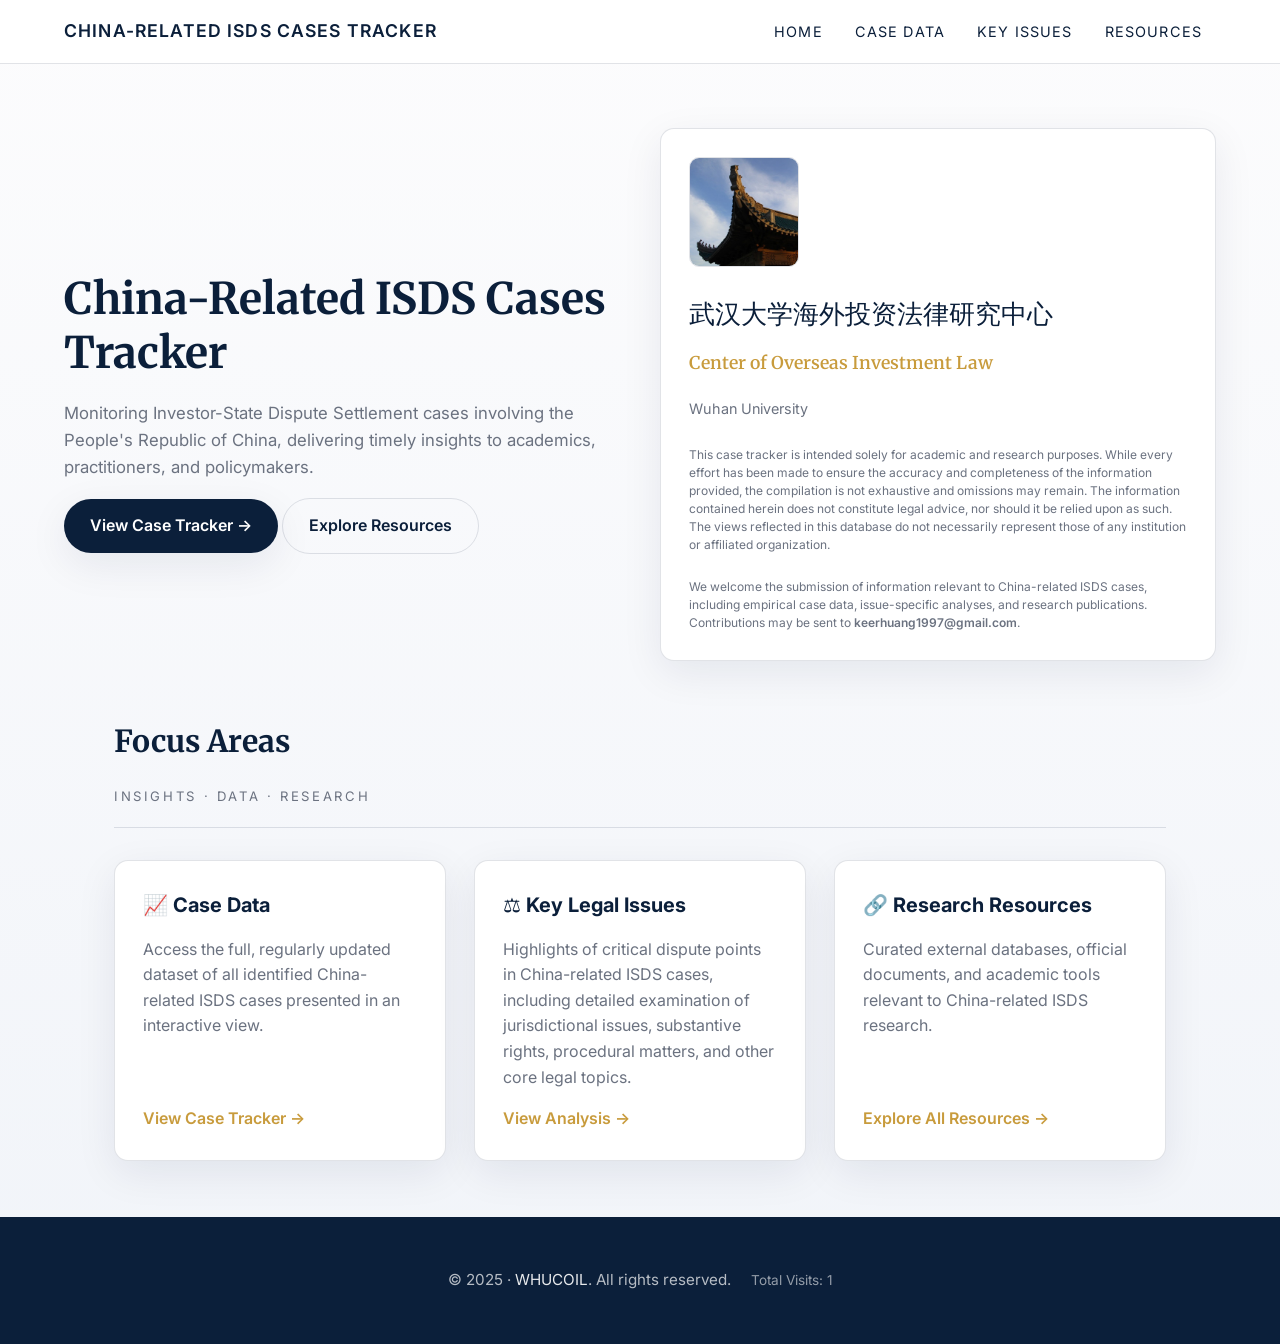
<file: index.html>
<!DOCTYPE html>
<html lang="en">
<head>
  <meta charset="UTF-8" />
  <meta name="viewport" content="width=device-width, initial-scale=1.0" />
  <title>China-Related ISDS Cases Tracker | HOME</title>
  <link rel="stylesheet" href="styles.css" />
</head>
<body>
  <header>
    <div class="nav">
      <h1>China-Related ISDS Cases Tracker</h1>
      <nav>
        <a href="#about">Home</a>
        <a href="case_data.html">Case Data</a>
        <a href="dispute_analysis.html">Key Issues</a>
        <a href="resources.html">Resources</a>
      </nav>
    </div>
  </header>

  <main>
    <section class="hero" id="about">
      <div>
        <h1>China-Related ISDS Cases Tracker</h1>
        <p>Monitoring Investor-State Dispute Settlement cases involving the People's Republic of China, delivering timely insights to academics, practitioners, and policymakers.</p>
        <div class="hero-cta">
          <a class="primary-btn" href="case_data.html">View Case Tracker →</a>
          <a class="secondary-btn" href="resources.html">Explore Resources</a>
        </div>
      </div>
      <aside class="card profile">
        <img src="images/avatar.jpg" alt="Profile Picture" class="profile-pic" />
        <p class="chinese-name"><a href="https://coil.whu.edu.cn/" target="_blank">武汉大学海外投资法律研究中心</a></p>
        <h2><a href="https://coil.whu.edu.cn/" target="_blank">Center of Overseas Investment Law</a></h2>
        <p class="affiliation">Wuhan University</p>
        <p class="disclaimer">This case tracker is intended solely for academic and research purposes. While every effort has been made to ensure the accuracy and completeness of the information provided, the compilation is not exhaustive and omissions may remain. The information contained herein does not constitute legal advice, nor should it be relied upon as such. The views reflected in this database do not necessarily represent those of any institution or affiliated organization.</p>
        <p class="info-sharing">We welcome the submission of information relevant to China-related ISDS cases, including empirical case data, issue-specific analyses, and research publications. Contributions may be sent to <a href="mailto:keerhuang1997@gmail.com">keerhuang1997@gmail.com</a>.</p>
      </aside>
    </section>

    <section class="section">
      <div class="section-heading">
        <h2>Focus Areas</h2>
        <span>INSIGHTS · DATA · RESEARCH</span>
      </div>
      <div class="card-grid">
        <article class="card">
          <h3>📈 Case Data</h3>
          <p>Access the full, regularly updated dataset of all identified China-related ISDS cases presented in an interactive view.</p>
          <a href="case_data.html">View Case Tracker →</a>
        </article>

        <article class="card">
          <h3>⚖️ Key Legal Issues</h3>
          <p>Highlights of critical dispute points in China-related ISDS cases, including detailed examination of jurisdictional issues, substantive rights, procedural matters, and other core legal topics.</p>
          <a href="dispute_analysis.html">View Analysis →</a>
        </article>

        <article class="card">
          <h3>🔗 Research Resources</h3>
          <p>Curated external databases, official documents, and academic tools relevant to China-related ISDS research.</p>
          <a href="resources.html">Explore All Resources →</a>
        </article>

      </div>
    </section>
  </main>

  <footer>
    <p>&copy; 2025 · <a href="https://coil.whu.edu.cn/" target="_blank">WHUCOIL</a>. All rights reserved. <span style="margin-left: 16px; font-size: 0.85rem; opacity: 0.8;">Total Visits: <span id="pageViews">0</span></span></p>
  </footer>
  <script>
    // Simple page view counter using localStorage
    (function() {
      const viewKey = 'site_page_views';
      const sessionKey = 'site_session_' + new Date().toDateString();
      
      // Check if this is a new session today
      const todaySession = sessionStorage.getItem(sessionKey);
      if (!todaySession) {
        // Increment page views
        let views = parseInt(localStorage.getItem(viewKey) || '0');
        views += 1;
        localStorage.setItem(viewKey, views.toString());
        sessionStorage.setItem(sessionKey, '1');
        
        // Update display
        const viewElement = document.getElementById('pageViews');
        if (viewElement) {
          viewElement.textContent = views.toLocaleString();
        }
      } else {
        // Just display current count
        const views = parseInt(localStorage.getItem(viewKey) || '0');
        const viewElement = document.getElementById('pageViews');
        if (viewElement) {
          viewElement.textContent = views.toLocaleString();
        }
      }
    })();
  </script>
</body>
</html>
</file>
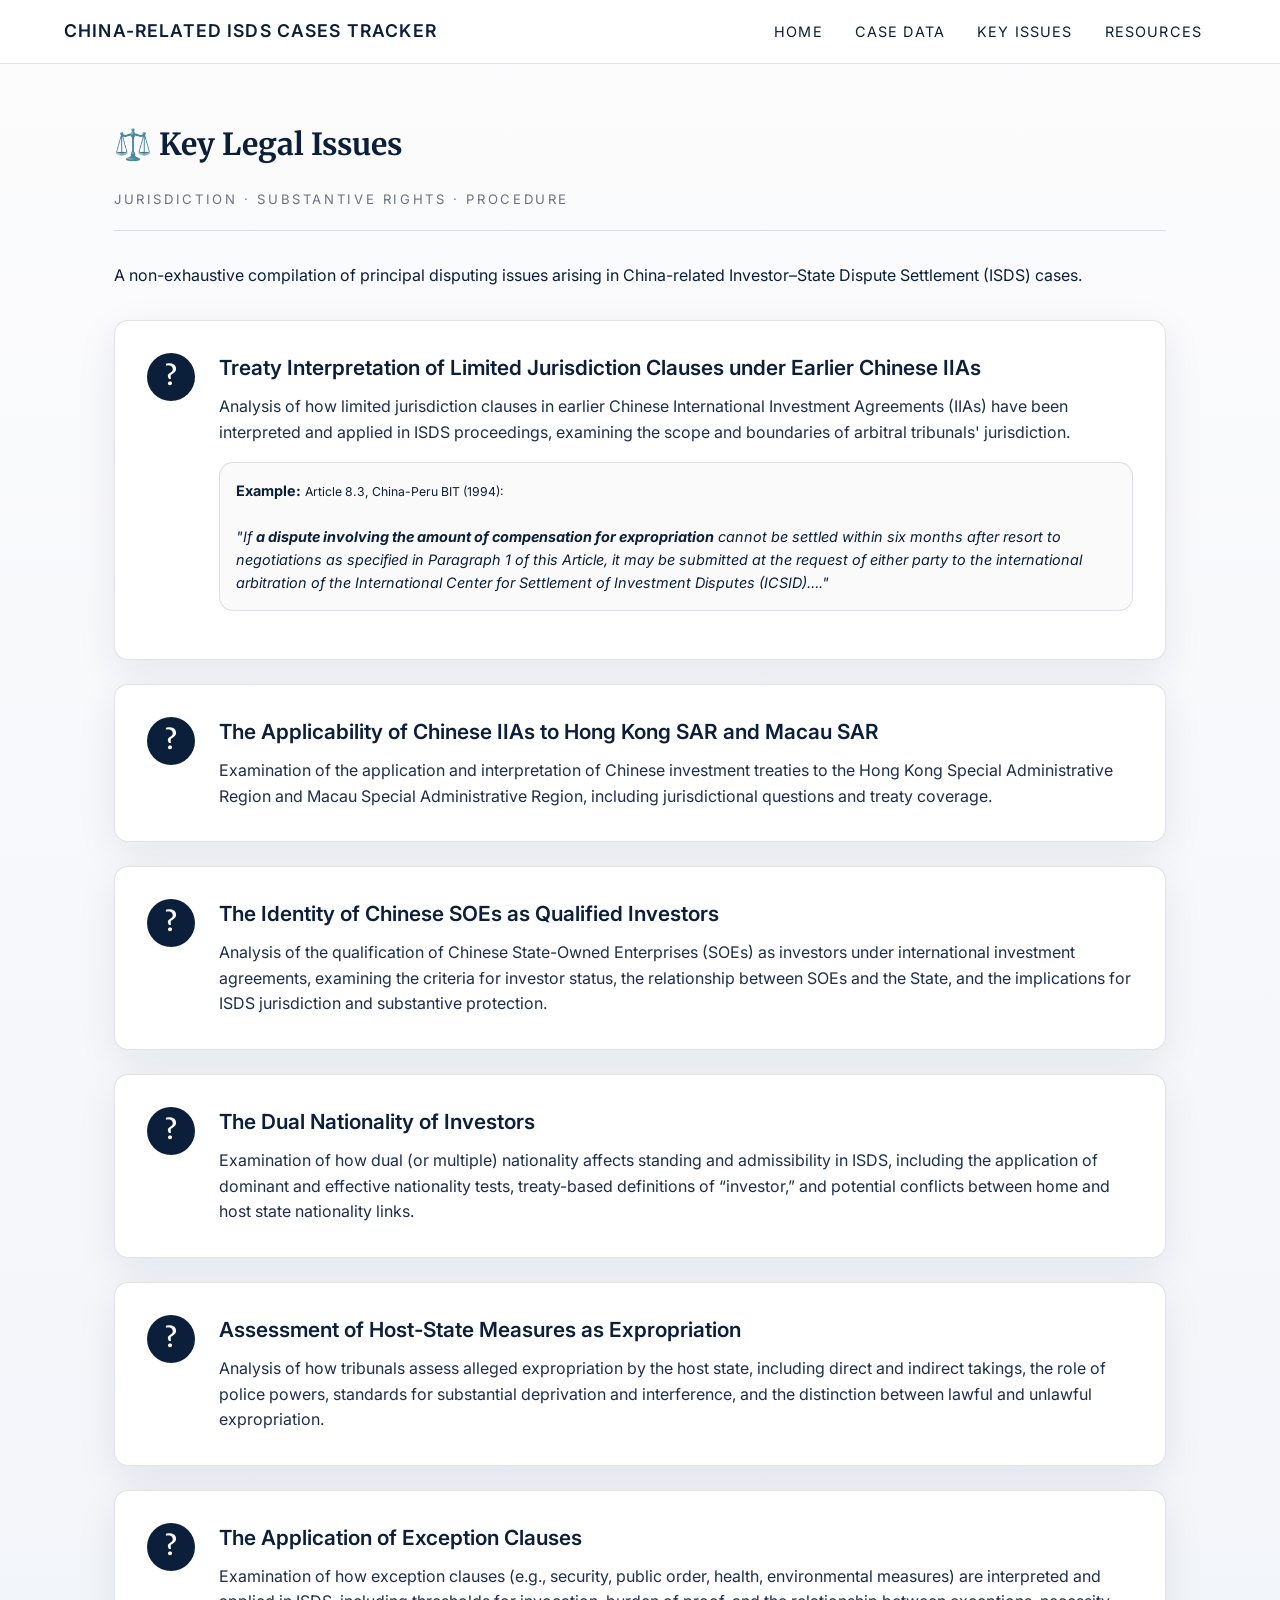
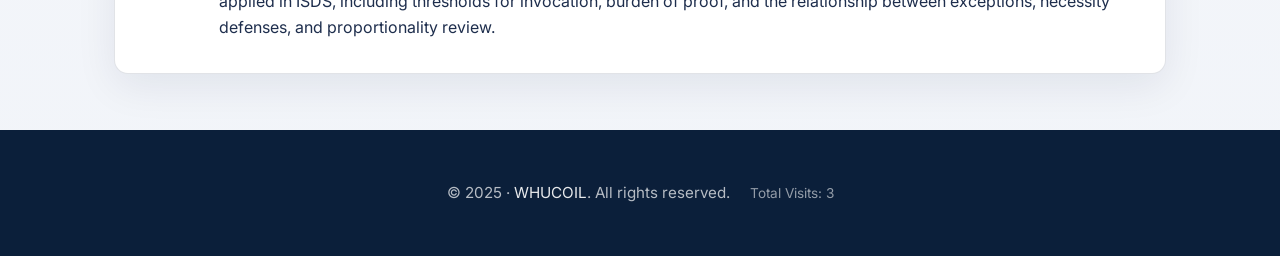
<file: dispute_analysis.html>
<!DOCTYPE html>
<html lang="en">
<head>
  <meta charset="UTF-8" />
  <meta name="viewport" content="width=device-width, initial-scale=1.0" />
  <title>China-Related ISDS Cases Tracker | Key Legal Issues</title>
  <link rel="stylesheet" href="styles.css" />
</head>
<body>
  <header>
    <div class="nav">
      <h1>China-Related ISDS Cases Tracker</h1>
      <nav>
        <a href="index.html">Home</a>
        <a href="case_data.html">Case Data</a>
        <a href="dispute_analysis.html" aria-current="page">Key Issues</a>
        <a href="resources.html">Resources</a>
      </nav>
    </div>
  </header>

  <main>
    <section class="section">
      <div class="section-heading">
        <h2>⚖️ Key Legal Issues</h2>
        <span>JURISDICTION · SUBSTANTIVE RIGHTS · PROCEDURE</span>
      </div>
      <p class="intro">
        A non-exhaustive compilation of principal disputing issues arising in China-related Investor–State Dispute Settlement (ISDS) cases.
      </p>

      <div class="issues-list">
        <article class="issue-item">
          <div class="issue-number">?</div>
          <div class="issue-content">
            <h3>Treaty Interpretation of Limited Jurisdiction Clauses under Earlier Chinese IIAs</h3>
            <p>Analysis of how limited jurisdiction clauses in earlier Chinese International Investment Agreements (IIAs) have been interpreted and applied in ISDS proceedings, examining the scope and boundaries of arbitral tribunals' jurisdiction.</p>
            <div style="margin: 16px 0; padding: 16px; border: 1px solid var(--line); border-radius: var(--radius); background: rgba(11, 31, 58, 0.02); font-size: 0.9em; line-height: 1.6;">
              <strong>Example:</strong> <span style="font-size: 0.85em;">Article 8.3, China-Peru BIT (1994):</span><br><br><em>"If <strong>a dispute involving the amount of compensation for expropriation</strong> cannot be settled within six months after resort to negotiations as specified in Paragraph 1 of this Article, it may be submitted at the request of either party to the international arbitration of the International Center for Settlement of Investment Disputes (ICSID)…."</em>
            </div>
          </div>
        </article>

        <article class="issue-item">
          <div class="issue-number">?</div>
          <div class="issue-content">
            <h3>The Applicability of Chinese IIAs to Hong Kong SAR and Macau SAR</h3>
            <p>Examination of the application and interpretation of Chinese investment treaties to the Hong Kong Special Administrative Region and Macau Special Administrative Region, including jurisdictional questions and treaty coverage.</p>
          </div>
        </article>

        <article class="issue-item">
          <div class="issue-number">?</div>
          <div class="issue-content">
            <h3>The Identity of Chinese SOEs as Qualified Investors</h3>
            <p>Analysis of the qualification of Chinese State-Owned Enterprises (SOEs) as investors under international investment agreements, examining the criteria for investor status, the relationship between SOEs and the State, and the implications for ISDS jurisdiction and substantive protection.</p>
          </div>
        </article>

        <article class="issue-item">
          <div class="issue-number">?</div>
          <div class="issue-content">
            <h3>The Dual Nationality of Investors</h3>
            <p>Examination of how dual (or multiple) nationality affects standing and admissibility in ISDS, including the application of dominant and effective nationality tests, treaty-based definitions of “investor,” and potential conflicts between home and host state nationality links.</p>
          </div>
        </article>

        <article class="issue-item">
          <div class="issue-number">?</div>
          <div class="issue-content">
            <h3>Assessment of Host-State Measures as Expropriation</h3>
            <p>Analysis of how tribunals assess alleged expropriation by the host state, including direct and indirect takings, the role of police powers, standards for substantial deprivation and interference, and the distinction between lawful and unlawful expropriation.</p>
          </div>
        </article>

        <article class="issue-item">
          <div class="issue-number">?</div>
          <div class="issue-content">
            <h3>The Application of Exception Clauses</h3>
            <p>Examination of how exception clauses (e.g., security, public order, health, environmental measures) are interpreted and applied in ISDS, including thresholds for invocation, burden of proof, and the relationship between exceptions, necessity defenses, and proportionality review.</p>
          </div>
        </article>
      </div>
    </section>
  </main>

  <footer>
    <p>&copy; 2025 · <a href="https://coil.whu.edu.cn/" target="_blank">WHUCOIL</a>. All rights reserved. <span style="margin-left: 16px; font-size: 0.85rem; opacity: 0.8;">Total Visits: <span id="pageViews">0</span></span></p>
  </footer>
  <script>
    // Simple page view counter using localStorage
    (function() {
      const viewKey = 'site_page_views';
      const sessionKey = 'site_session_' + new Date().toDateString();
      
      // Check if this is a new session today
      const todaySession = sessionStorage.getItem(sessionKey);
      if (!todaySession) {
        // Increment page views
        let views = parseInt(localStorage.getItem(viewKey) || '0');
        views += 1;
        localStorage.setItem(viewKey, views.toString());
        sessionStorage.setItem(sessionKey, '1');
        
        // Update display
        const viewElement = document.getElementById('pageViews');
        if (viewElement) {
          viewElement.textContent = views.toLocaleString();
        }
      } else {
        // Just display current count
        const views = parseInt(localStorage.getItem(viewKey) || '0');
        const viewElement = document.getElementById('pageViews');
        if (viewElement) {
          viewElement.textContent = views.toLocaleString();
        }
      }
    })();
  </script>
</body>
</html>
</file>
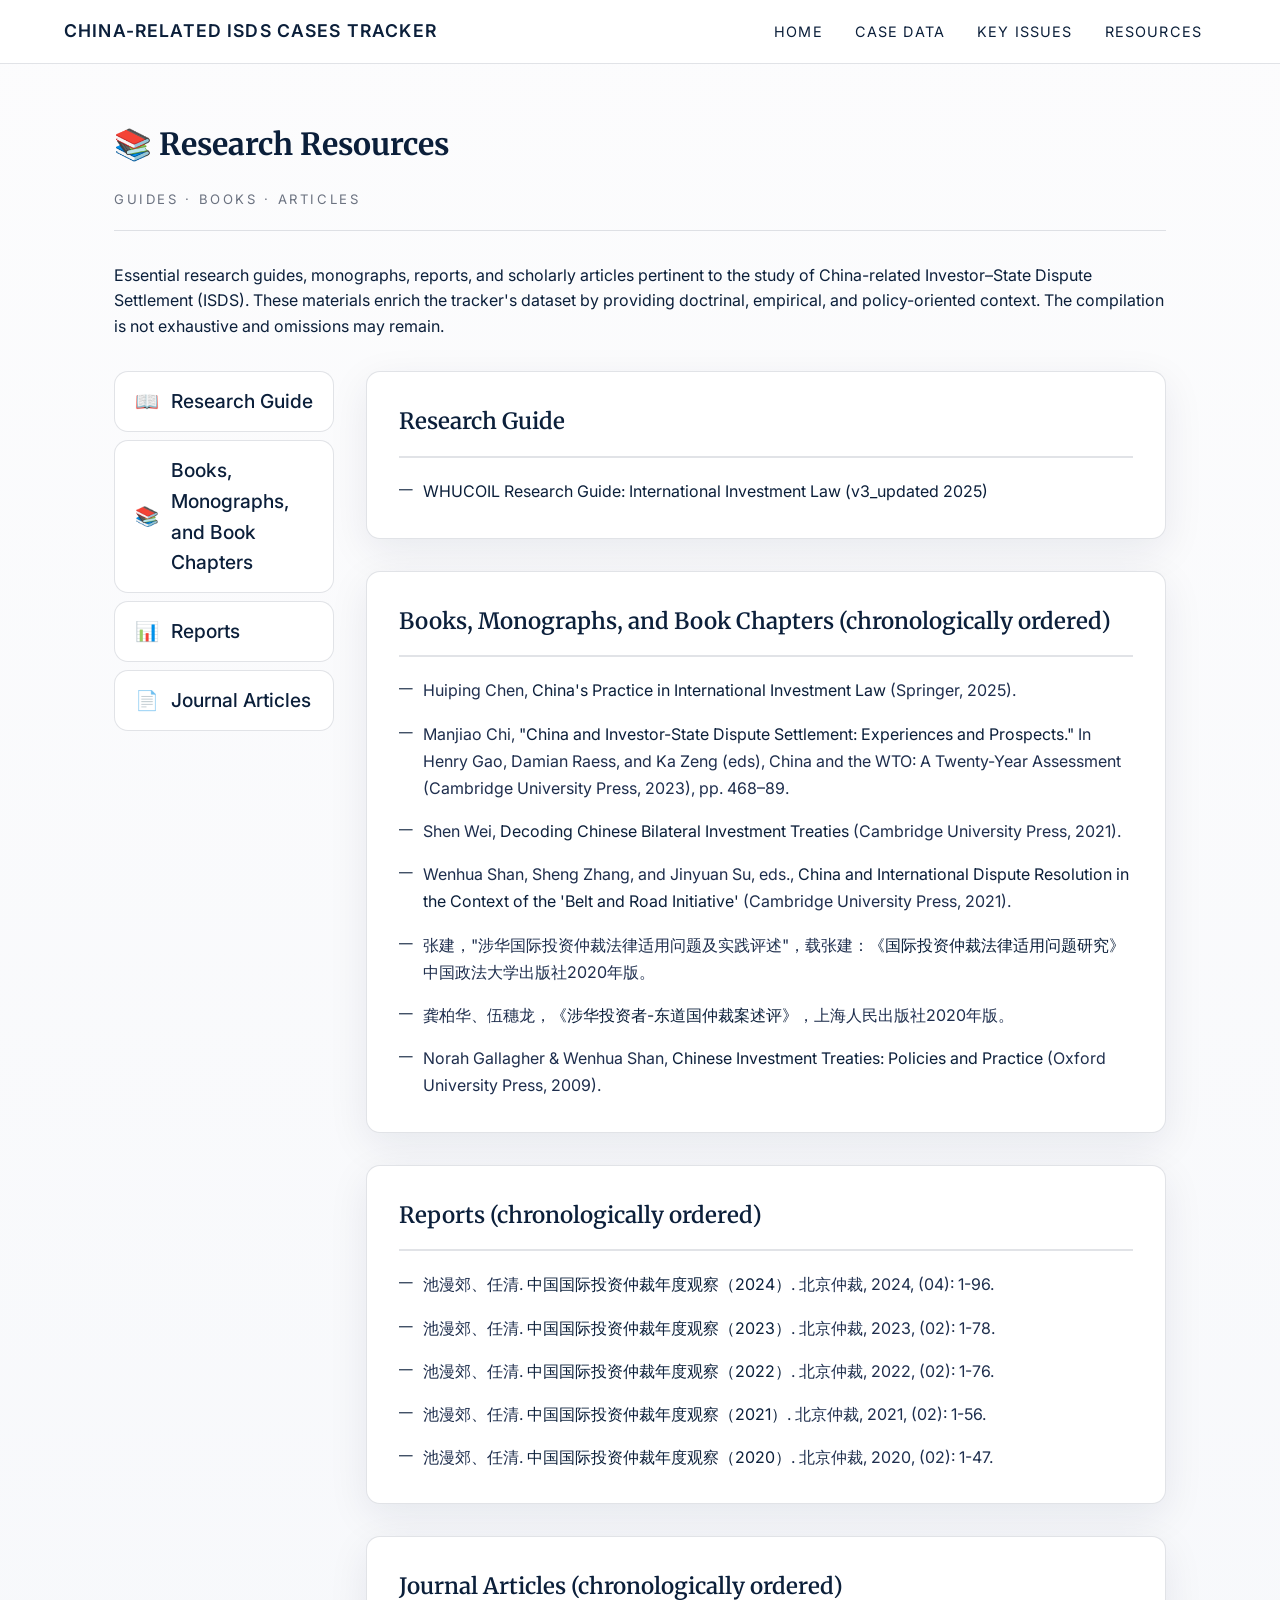
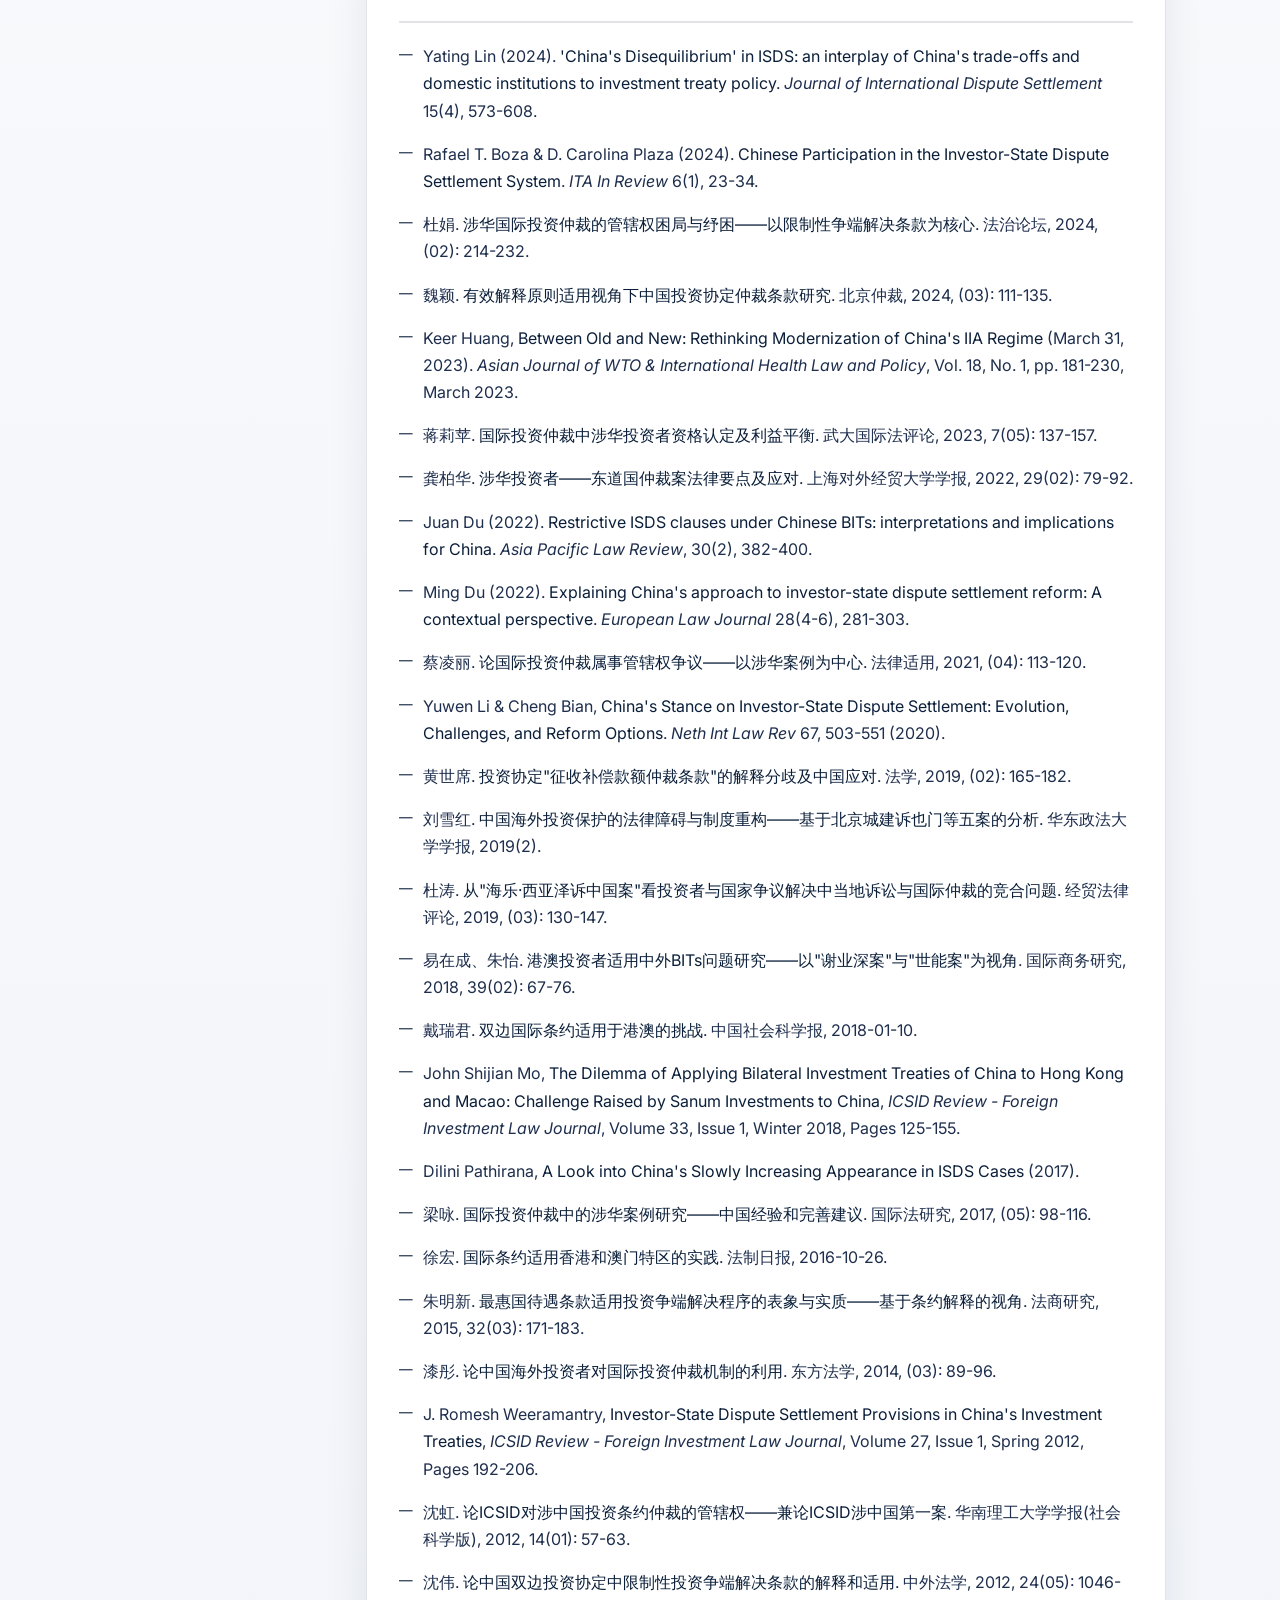
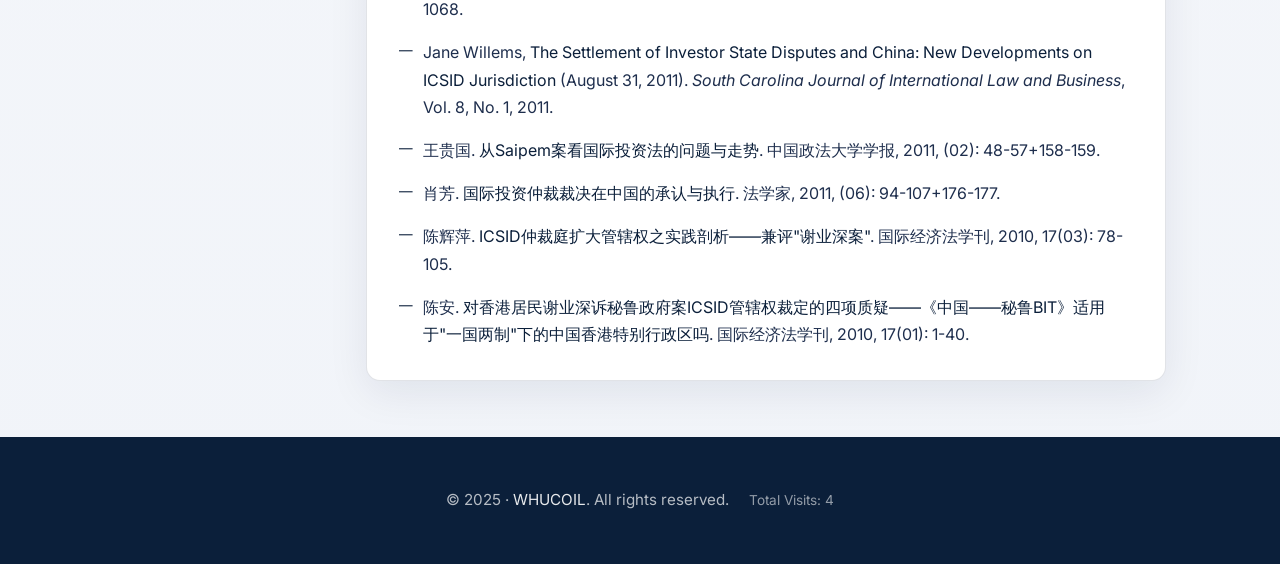
<file: resources.html>
<!DOCTYPE html>
<html lang="en">
<head>
  <meta charset="UTF-8" />
  <meta name="viewport" content="width=device-width, initial-scale=1.0" />
  <title>China-Related ISDS Cases Tracker | Resources</title>
  <link rel="stylesheet" href="styles.css" />
</head>
<body>
  <header>
    <div class="nav">
      <h1>China-Related ISDS Cases Tracker</h1>
      <nav>
        <a href="index.html">Home</a>
        <a href="case_data.html">Case Data</a>
        <a href="dispute_analysis.html">Key Issues</a>
        <a href="resources.html">Resources</a>
      </nav>
    </div>
  </header>

  <main>
    <section class="section">
      <div class="section-heading">
        <h2>📚 Research Resources</h2>
        <span>GUIDES · BOOKS · ARTICLES</span>
      </div>
      <p class="intro">
        Essential research guides, monographs, reports, and scholarly articles pertinent to the study of China-related Investor–State Dispute Settlement (ISDS). These materials enrich the tracker's dataset by providing doctrinal, empirical, and policy-oriented context. The compilation is not exhaustive and omissions may remain.
      </p>

      <div class="resources-layout">
        <aside class="sidebar">
          <nav class="sidebar-nav">
            <a href="#research-guide" class="sidebar-btn">
              <span>📖</span>
              <span>Research Guide</span>
            </a>
            <a href="#books" class="sidebar-btn">
              <span>📚</span>
              <span>Books, Monographs, and Book Chapters</span>
            </a>
            <a href="#reports" class="sidebar-btn">
              <span>📊</span>
              <span>Reports</span>
            </a>
            <a href="#journal-articles" class="sidebar-btn">
              <span>📄</span>
              <span>Journal Articles</span>
            </a>
          </nav>
        </aside>

        <div class="main-content">
          <div class="resources-list">
            <article class="resource-item content-section" id="research-guide">
              <div class="resource-header">
          <h3>Research Guide</h3>
              </div>
              <div class="resource-content">
          <ul>
            <li>
                    <a href="https://whucoil.github.io/IIL-research-guide/" target="_blank">
                      WHUCOIL Research Guide: International Investment Law (v3_updated 2025)
                    </a>
                  </li>
                </ul>
              </div>
            </article>

            <article class="resource-item content-section" id="books">
              <div class="resource-header">
                <h3>Books, Monographs, and Book Chapters (chronologically ordered)</h3>
              </div>
              <div class="resource-content">
                <ul>
                  <li>
                    Huiping Chen, <a href="https://link.springer.com/book/10.1007/978-981-96-5016-3#about-this-book" target="_blank">China's Practice in International Investment Law</a> (Springer, 2025).
                  </li>
                  <li>
                    Manjiao Chi, <a href="https://www.cambridge.org/core/books/china-and-the-wto/china-and-investorstate-dispute-settlement/B502215CE982637D76D7CE6B026C2B02" target="_blank">"China and Investor-State Dispute Settlement: Experiences and Prospects."</a> In Henry Gao, Damian Raess, and Ka Zeng (eds), China and the WTO: A Twenty-Year Assessment (Cambridge University Press, 2023), pp. 468–89.
                  </li>
                  <li>
                    Shen Wei, <a href="https://www.cambridge.org/core/books/decoding-chinese-bilateral-investment-treaties/9B866102FED1AA814C44A3074CEF0E83" target="_blank">Decoding Chinese Bilateral Investment Treaties</a> (Cambridge University Press, 2021).
                  </li>
                  <li>
                    Wenhua Shan, Sheng Zhang, and Jinyuan Su, eds., <a href="https://www.cambridge.org/core/books/china-and-international-dispute-resolution-in-the-context-of-the-belt-and-road-initiative/B1C1A610286B36E89273DB9E8838D342" target="_blank">China and International Dispute Resolution in the Context of the 'Belt and Road Initiative'</a> (Cambridge University Press, 2021).
                  </li>
                  <li>
                    张建，"涉华国际投资仲裁法律适用问题及实践评述"，载张建：<a href="https://vstudy.ruc.edu.cn/mystudy/searchDetail/mce69452525c48c534b26bf0b84c5b1b1" target="_blank">《国际投资仲裁法律适用问题研究》</a>中国政法大学出版社2020年版。
      
                  </li>
                  <li>
                    龚柏华、伍穗龙，<a href="https://product.dangdang.com/28548252.html" target="_blank">《涉华投资者-东道国仲裁案述评》</a>，上海人民出版社2020年版。
                  </li>
                  <li>
                    Norah Gallagher & Wenhua Shan, <a href="https://doi.org/10.1093/law:iic/9780199230259.001.1" target="_blank">Chinese Investment Treaties: Policies and Practice</a> (Oxford University Press, 2009).
                  </li>
                </ul>
              </div>
            </article>

            <article class="resource-item content-section" id="reports">
              <div class="resource-header">
                <h3>Reports (chronologically ordered)</h3>
              </div>
              <div class="resource-content">
                <ul>
                  <li>
                    池漫郊、任清. <a href="https://kns.cnki.net/kcms2/article/abstract?v=dSUnQCB_TmN7wyriKY5-Fso-C_-jWw-fNkIKfIyH2Ir1VtyQQdWQgcpgxfZLjtmHVoJ4rKWQzUtoUg1VVXlkOb27QEHLFobNzDHeVDpbjjWncZMrdr4edBh2ZLrF6ghr6N0cDEhfJ7Hil-PDzASJ7G3uft7lH4I5kbjq2UG_YVw=&uniplatform=NZKPT" target="_blank">中国国际投资仲裁年度观察（2024）</a>. 北京仲裁, 2024, (04): 1-96.
                  </li>
                  <li>
                    池漫郊、任清. <a href="https://kns.cnki.net/kcms2/article/abstract?v=dSUnQCB_TmPlVKI2JcxovGdMq-5yUZkRFFVt4U9i3XGS3rcpVpBfF9Q-buI3tMghTRL0oyBB84rMg-NCFAlRavHjE4zDTvrjXSo6qLTB8m97JHrMTVFDzV22UDCS4Ho_wkSg4gykLBXkMmK5itwWTUAmQ7Gn22wFpDlcIsc9fB0=&uniplatform=NZKPT" target="_blank">中国国际投资仲裁年度观察（2023）</a>. 北京仲裁, 2023, (02): 1-78.
                  </li>
                  <li>
                    池漫郊、任清. <a href="https://kns.cnki.net/kcms2/article/abstract?v=dSUnQCB_TmPZV4x2INrz5AM16fxjbHw2CreJTgM3FMkcXYcKm_F7O7Y9jNcbfD1v10JQUu6TBognq4Ci6Yrhy9UexqDAVIjgytwre8qsZQbJQu3YmWNxJDK9RTolNzcXWfu_rnlMGEDxELsTG7y1hDhsO6BksfOWzgNbLu7VvnU=&uniplatform=NZKPT" target="_blank">中国国际投资仲裁年度观察（2022）</a>. 北京仲裁, 2022, (02): 1-76.
                  </li>
                  <li>
                    池漫郊、任清. <a href="https://kns.cnki.net/kcms2/article/abstract?v=dSUnQCB_TmMeUBDXNP5OACP2kjdTge4i2dot-B2GODbO31dFutgAvSgqZcxF9pbRBszkj8fk1iKvZnYzBmzRNrhNParCvFBbpQjQM_SbIHksRLZQoN97-q9T8ma8Z_SA2Iwchbex7Yn5_3zFnHEiYmwbZ3H0FAF8htBLAIA_L1g=&uniplatform=NZKPT" target="_blank">中国国际投资仲裁年度观察（2021）</a>. 北京仲裁, 2021, (02): 1-56.
                  </li>
                  <li>
                    池漫郊、任清. <a href="https://kns.cnki.net/kcms2/article/abstract?v=dSUnQCB_TmOmABIIutcLfZLc3pPddhYi0WQsF5UmmIo7zfJbZZ8OmHG7dWSFRYRcB9xIbxbaq9BHX1gpExSKkbVJP_29VOxHqWDIYK4BZ2fNCBTPGkYaqDWz62x_1vsWRXo-8jBfMgUmMJkMPInNsXIcCCj_cC8WNiG5Y0LEQ6Y=&uniplatform=NZKPT" target="_blank">中国国际投资仲裁年度观察（2020）</a>. 北京仲裁, 2020, (02): 1-47.
            </li>
          </ul>
              </div>
        </article>

            <article class="resource-item content-section" id="journal-articles">
              <div class="resource-header">
                <h3>Journal Articles (chronologically ordered)</h3>
              </div>
              <div class="resource-content">
          <ul>
            <li>
              Yating Lin (2024). <a href="https://doi.org/10.1093/jnlids/idae017" target="_blank">'China's Disequilibrium' in ISDS: an interplay of China's trade-offs and domestic institutions to investment treaty policy</a>. <em>Journal of International Dispute Settlement</em> 15(4), 573-608.
            </li>
            <li>
              Rafael T. Boza &amp; D. Carolina Plaza (2024). <a href="https://cail-punlications.imgix.net/2024/PDFs/02-Boza_&_Plaza_Final.pdf" target="_blank">Chinese Participation in the Investor-State Dispute Settlement System</a>. <em>ITA In Review</em> 6(1), 23-34.
            </li>
            <li>
              杜娟. <a href="https://kns.cnki.net/kcms2/article/abstract?v=dSUnQCB_TmP-pvYYOGA25J8OkiStw7os_d6rLrJOt9ovJ2O9NWqIfPzEVwhF44KTvqYWhUC0UYs5ZkRueXvWaBi5imhAcaODWpf4zbtm7Gni_Uj377pUO5AUGux4Y7fpZFE-cE1WfOhlLamwk2_ZwY7oZpOdGpQu4j9yuskOLaQ=&uniplatform=NZKPT" target="_blank">涉华国际投资仲裁的管辖权困局与纾困——以限制性争端解决条款为核心</a>. 法治论坛, 2024, (02): 214-232.
            </li>
            <li>
              魏颖. <a href="https://kns.cnki.net/kcms2/article/abstract?v=UsPV4INcYzg0uqbrrCwU86nDrI_5cjZ89dd0Vn836WzyjsoaALcgi8OAe59W943COOwW7lUpPso1ea2nJPGuEEDYxMQ1hVQK9BGJLJkouaQki6FVCX9jh7I4orlb1T0USlA3wIDkUABPPxiMv3FgKp4ftNbRLluAe7A9iMt9n7s=&uniplatform=NZKPT" target="_blank">有效解释原则适用视角下中国投资协定仲裁条款研究</a>. 北京仲裁, 2024, (03): 111-135.
            </li>
            <li>
              Keer Huang, <a href="https://papers.ssrn.com/sol3/papers.cfm?abstract_id=4410994" target="_blank">Between Old and New: Rethinking Modernization of China's IIA Regime</a> (March 31, 2023). <em>Asian Journal of WTO &amp; International Health Law and Policy</em>, Vol. 18, No. 1, pp. 181-230, March 2023.
            </li>
            <li>
              蒋莉苹. <a href="https://kns.cnki.net/kcms2/article/abstract?v=dzw7IdLhHkHS090AixboyEDKS2nE9JdV85pQaAPo0bTI8rFzv7N-UNIJT8HtdpNRMzTyl6z8trqN74cPM6oywKVabswZV-l_3Brhw1FjAktgCiq3imdajnDXGY8dDz4hdf6UppznNY_ogo7WJKxEdjCM4SOsSW9vsd8yf518YU8=&uniplatform=NZKPT" target="_blank">国际投资仲裁中涉华投资者资格认定及利益平衡</a>. 武大国际法评论, 2023, 7(05): 137-157.
            </li>
            <li>
              龚柏华. <a href="https://kns.cnki.net/kcms2/article/abstract?v=dSUnQCB_TmNV4_3WJZYraV7baMyEme3Gm20UW3M7qdhJL5LFcsMicDXc9An7rB18iDFTz3jfvPIPeaVEu2k6nw2cTNqPthIaDhe8Sc0IaFR_C0fP5-wbv1qR9zdA3IQY43U8eF6kdW3Sx-b6yBVgGINESVqBYZ3X9VHmqHv_lZs=&uniplatform=NZKPT" target="_blank">涉华投资者——东道国仲裁案法律要点及应对</a>. 上海对外经贸大学学报, 2022, 29(02): 79-92.
            </li>
            <li>
              Juan Du (2022). <a href="https://doi.org/10.1080/10192557.2022.2085411" target="_blank">Restrictive ISDS clauses under Chinese BITs: interpretations and implications for China</a>. <em>Asia Pacific Law Review</em>, 30(2), 382-400.
            </li>
            <li>
              Ming Du (2022). <a href="https://doi.org/10.1111/eulj.12468" target="_blank">Explaining China's approach to investor-state dispute settlement reform: A contextual perspective</a>. <em>European Law Journal</em> 28(4-6), 281-303.
            </li>
            <li>
              蔡凌丽. <a href="https://kns.cnki.net/kcms2/article/abstract?v=dSUnQCB_TmNJSnNJvftPEZEJRrF70krQtusTHVTB5C8_kLAT8X6pdBUMuiObG6nkmQ2P85i-OMZszstp0APgam0N_PW0qtSlNxBsgk8zWWyrJw0qitUhZrDdi_0oFNKwcLOW9CbQyElAg98wV-1_EIIa0P-FLpjTSsWD-TtqcU0=&uniplatform=NZKPT" target="_blank">论国际投资仲裁属事管辖权争议——以涉华案例为中心</a>. 法律适用, 2021, (04): 113-120.
            </li>
            <li>
              Yuwen Li &amp; Cheng Bian, <a href="https://doi.org/10.1007/s40802-020-00182-3" target="_blank">China's Stance on Investor-State Dispute Settlement: Evolution, Challenges, and Reform Options</a>. <em>Neth Int Law Rev</em> 67, 503-551 (2020).
            </li>
            <li>
              黄世席. <a href="https://kns.cnki.net/kcms2/article/abstract?v=UsPV4INcYzisHsOODLQg-3cnKuI2M5RoixpC7MQzmkzpJld6R6DW2WBC3ldppwDWCCFFfmyl8kxeH6DAFOd0YfeA8FAUuYF1kN-td6axO1Ma4SEx71MKJZRZ3-3WlrwcJ_5z0RuEf_VycOhPjhyZxGVADHlwumoo5HGBs7_rv1s=&uniplatform=NZKPT" target="_blank">投资协定"征收补偿款额仲裁条款"的解释分歧及中国应对</a>. 法学, 2019, (02): 165-182.
            </li>
            <li>
              刘雪红. <a href="https://kns.cnki.net/kcms2/article/abstract?v=UsPV4INcYziAScDdHsnBHLSGpWoGltO0H1Mf3MnCa_2ajCUrVn6b2IrfZjqW_Vg7nA8Y6YiSlfJtXn4QZHXhV3V0z4G5Q0KoRXRLvT3xXCtRwjwiQ-Czlg-XwrABjzNDLRX_IhYgKnUQ54kbC9J1A6KOQF1uaea801Y4RF-nTVw=&uniplatform=NZKPT" target="_blank">中国海外投资保护的法律障碍与制度重构——基于北京城建诉也门等五案的分析</a>. 华东政法大学学报, 2019(2).
            </li>
            <li>
              杜涛. <a href="https://kns.cnki.net/kcms2/article/abstract?v=dzw7IdLhHkF8Ewzf-PmoN1UE5vlWynWrb_R15XtB4rhJgDQaGK4D6ka_vaJpHzn5FBExMjYUBmUFG_8xPbQnwd3RiBl8Xc2SAQ93uhLmYY9TEelzxnTIXF7PJjNtfcMMGR-2um9MZqbBaWL-ZOP2CoYMpJrF5jzfzAyR4z5R-ZA=&uniplatform=NZKPT" target="_blank">从"海乐·西亚泽诉中国案"看投资者与国家争议解决中当地诉讼与国际仲裁的竞合问题</a>. 经贸法律评论, 2019, (03): 130-147.
            </li>
            <li>
              易在成、朱怡. <a href="https://kns.cnki.net/kcms2/article/abstract?v=UsPV4INcYzgJyyMrpyF4u8BnMuNGaBpIixkPznubehT1ODtDCShduOE0iPuFOqBcOq9XdRHQFjwnV8SGhyzBYAvGWcqBfo45MySp1vV9-av8p6-HlsaB_dX8oiIeXkhZ93UaXburfuSQ-salzjuBYXr_a8B4ZX97_M4hsEtcGoY=&uniplatform=NZKPT" target="_blank">港澳投资者适用中外BITs问题研究——以"谢业深案"与"世能案"为视角</a>. 国际商务研究, 2018, 39(02): 67-76.
            </li>
            <li>
              戴瑞君. <a href="http://www.cass.cn/xueshuchengguo/shehuizhengfaxuebu/201801/t20180110_3809524.shtml" target="_blank">双边国际条约适用于港澳的挑战</a>. 中国社会科学报, 2018-01-10.
            </li>
            <li>
              John Shijian Mo, <a href="https://doi.org/10.1093/icsidreview/six034" target="_blank">The Dilemma of Applying Bilateral Investment Treaties of China to Hong Kong and Macao: Challenge Raised by Sanum Investments to China</a>, <em>ICSID Review - Foreign Investment Law Journal</em>, Volume 33, Issue 1, Winter 2018, Pages 125-155.
            </li>
            <li>
              Dilini Pathirana, <a href="https://www.iisd.org/itn/2017/09/26/a-look-into-chinas-slowly-increasing-appearance-in-isds-cases-dilini-pathirana/" target="_blank">A Look into China's Slowly Increasing Appearance in ISDS Cases</a> (2017).
            </li>
            <li>
              梁咏. <a href="https://kns.cnki.net/kcms2/article/abstract?v=dSUnQCB_TmN1T5Xy7SDSJGulqry0d18w6EDvy3hSmvYIg8J-VWA-9bdB7auobKljr9CMAfvCOuWtwUIB1rIgif6qP3_Ks2g29Ba7LM_Z0wX60XLCzYTFtWGc-DlZ-hBEjSYj4o_zEirsbp15TlNk-Dq7v2rkm_qZqrKSoY8CQaA=&uniplatform=NZKPT" target="_blank">国际投资仲裁中的涉华案例研究——中国经验和完善建议</a>. 国际法研究, 2017, (05): 98-116.
            </li>
            <li>
              徐宏. <a href="http://hm.people.com.cn/n1/2016/1023/c42272-28800115.html" target="_blank">国际条约适用香港和澳门特区的实践</a>. 法制日报, 2016-10-26.
            </li>
            <li>
              朱明新. <a href="https://kns.cnki.net/kcms2/article/abstract?v=dzw7IdLhHkE9Zwj6Y8h2radMsbu9X24zIJ1FBm2-VyPppxc1wVshZqhTlkVZcQPMD-GZXWm5eG6ARF2NBVqODZAKel1d8SqSwciYrDHztWNVZPGKc7O4Q0snv8cF-AWz49RsuyQPelmtuBm9mNG7bZYGudROH4vLidGoxtzCGyA=&uniplatform=NZKPT" target="_blank">最惠国待遇条款适用投资争端解决程序的表象与实质——基于条约解释的视角</a>. 法商研究, 2015, 32(03): 171-183.
            </li>
            <li>
              漆彤. <a href="https://kns.cnki.net/kcms2/article/abstract?v=dSUnQCB_TmMtwq7_WyOkhHX1xCtEssny-sIr8LFFBflw35yKEbcDzpoPIiJ-pfUydTB5yvNEMHgW9pWPtfmRtJ2sTMRLJkkkOPRj01T9ElqLeSCgNIv-veLDzl2sNy1SkjVqodI4vjvKEMR-7Uy21vX58bl09SUm&uniplatform=NZKPT" target="_blank">论中国海外投资者对国际投资仲裁机制的利用</a>. 东方法学, 2014, (03): 89-96.
            </li>
            <li>
              J. Romesh Weeramantry, <a href="https://doi.org/10.1093/icsidreview/sis012" target="_blank">Investor-State Dispute Settlement Provisions in China's Investment Treaties</a>, <em>ICSID Review - Foreign Investment Law Journal</em>, Volume 27, Issue 1, Spring 2012, Pages 192-206.
            </li>
            <li>
              沈虹. <a href="https://kns.cnki.net/kcms2/article/abstract?v=dzw7IdLhHkGMNLUoO0aJTl62yiUGULUaXF_VotN77Z3W9h9LH_3uaICuRM08x3y9otcszlhEAIA62kb-s5u6DAYhECMv_X410FauhL0o6o0c6VxmD1piigRh19dZwbMx31OlQR3m50FzaS-w6JPNObQb8cpc-5y2&uniplatform=NZKPT" target="_blank">论ICSID对涉中国投资条约仲裁的管辖权——兼论ICSID涉中国第一案</a>. 华南理工大学学报(社会科学版), 2012, 14(01): 57-63.
            </li>
            <li>
              沈伟. <a href="https://kns.cnki.net/kcms2/article/abstract?v=dzw7IdLhHkH_wfaHp5zyAS_StmXb-Ttlb5_L1mqwN1kSL6pcx1yNxv7IVmMxSpHfqt3-KbMNAnybPn-_Am8K0FvLyXxB_xf7rFFPqjcdMm3EBujpcyJPi-IKApxuBhV4LlQAhraRZceypkztZLye9Giwu09_8OrH&uniplatform=NZKPT" target="_blank">论中国双边投资协定中限制性投资争端解决条款的解释和适用</a>. 中外法学, 2012, 24(05): 1046-1068.
            </li>
            <li>
              Jane Willems, <a href="https://ssrn.com/abstract=2242399" target="_blank">The Settlement of Investor State Disputes and China: New Developments on ICSID Jurisdiction</a> (August 31, 2011). <em>South Carolina Journal of International Law and Business</em>, Vol. 8, No. 1, 2011.
            </li>
            <li>
              王贵国. <a href="https://kns.cnki.net/kcms2/article/abstract?v=dzw7IdLhHkEmdI-nRktK90NVYlJeA93cSNMjTL1jltA-sDC7EMhv-aQ78ujEkDQH465yt1AWCEv02ATgNDTdw4IRyXd8T1mVMlCOVlGuY2-jJejWi5RhPMc9qC5FKvKenm2BgsTX1yxzOmUDOzVjO6mA-mXORiJl&uniplatform=NZKPT" target="_blank">从Saipem案看国际投资法的问题与走势</a>. 中国政法大学学报, 2011, (02): 48-57+158-159.
            </li>
            <li>
              肖芳. <a href="https://kns.cnki.net/kcms2/article/abstract?v=dzw7IdLhHkHAMpRXxF0LJXHG2CDzVIaS0zYLCSje_TXnO1c3WMt2JQgNGNL1uQbQlC9pmcVHjOGSBcvw_MuoVBbyMAHM6x8Za1-izrWiOOC7fHvTA202LBMhArDheBNjk2E3hXHHPMjxmPCKO5di8QqMoGsXWCGv&uniplatform=NZKPT" target="_blank">国际投资仲裁裁决在中国的承认与执行</a>. 法学家, 2011, (06): 94-107+176-177.
            </li>
            <li>
              陈辉萍. <a href="https://kns.cnki.net/kcms2/article/abstract?v=UsPV4INcYzgKn2eiKZXyDa2CZ7unbtVVpyVpY04Rzzn4jk5H9ZNV5macUHWku1qZwXUDhK20X0klXWfbIV4ehLx9uzCYMNOs5P-1OtvDvE8aHVdZm1n39rVKik81hDW-IQPChMkK-LkxrBQxAJXIAVtKZIEGWfl39jd-iIZXCiI=&uniplatform=NZKPT" target="_blank">ICSID仲裁庭扩大管辖权之实践剖析——兼评"谢业深案"</a>. 国际经济法学刊, 2010, 17(03): 78-105.
            </li>
            <li>
              陈安. <a href="https://kns.cnki.net/kcms2/article/abstract?v=UsPV4INcYzghV4RbdleHfVjDYYgEbUFOJKh3kRU3yIhHe7GYMD5ZsfG73A0EqiD6umr2vjTmoa8rUivyF9znvbxPeiO0VUHPWIozFsVEI_eRsYV6KzX2SD646L0KcIa8j0xImF9verS6hSkgb70xIF_Cq1JqajfBXifveL8ltW4=&uniplatform=NZKPT" target="_blank">对香港居民谢业深诉秘鲁政府案ICSID管辖权裁定的四项质疑——《中国——秘鲁BIT》适用于"一国两制"下的中国香港特别行政区吗</a>. 国际经济法学刊, 2010, 17(01): 1-40.
            </li>
          </ul>
              </div>
        </article>
          </div>
        </div>
      </div>
    </section>
  </main>

  <footer>
    <p>&copy; 2025 · <a href="https://coil.whu.edu.cn/" target="_blank">WHUCOIL</a>. All rights reserved. <span style="margin-left: 16px; font-size: 0.85rem; opacity: 0.8;">Total Visits: <span id="pageViews">0</span></span></p>
  </footer>

  <script>
    // Simple page view counter using localStorage
    (function() {
      const viewKey = 'site_page_views';
      const sessionKey = 'site_session_' + new Date().toDateString();
      
      // Check if this is a new session today
      const todaySession = sessionStorage.getItem(sessionKey);
      if (!todaySession) {
        // Increment page views
        let views = parseInt(localStorage.getItem(viewKey) || '0');
        views += 1;
        localStorage.setItem(viewKey, views.toString());
        sessionStorage.setItem(sessionKey, '1');
        
        // Update display
        const viewElement = document.getElementById('pageViews');
        if (viewElement) {
          viewElement.textContent = views.toLocaleString();
        }
      } else {
        // Just display current count
        const views = parseInt(localStorage.getItem(viewKey) || '0');
        const viewElement = document.getElementById('pageViews');
        if (viewElement) {
          viewElement.textContent = views.toLocaleString();
        }
      }
    })();
  </script>

  <script>
    // Highlight active section in sidebar based on scroll position
    const sections = document.querySelectorAll('.content-section');
    const sidebarButtons = document.querySelectorAll('.sidebar-btn');

    function updateActiveSection() {
      let current = '';
      const scrollPos = window.scrollY + 150;

      sections.forEach(section => {
        const sectionTop = section.offsetTop;
        const sectionHeight = section.offsetHeight;
        if (scrollPos >= sectionTop && scrollPos < sectionTop + sectionHeight) {
          current = section.getAttribute('id');
        }
      });

      sidebarButtons.forEach(btn => {
        btn.classList.remove('active');
        if (btn.getAttribute('href') === '#' + current) {
          btn.classList.add('active');
        }
      });
    }

    // Update on scroll and on load
    window.addEventListener('scroll', updateActiveSection);
    window.addEventListener('load', updateActiveSection);

    // Handle hash changes
    window.addEventListener('hashchange', () => {
      setTimeout(updateActiveSection, 100);
    });
  </script>
</body>
</html>
</file>
<file: styles.css>
/* style.css */
@import url("https://fonts.googleapis.com/css2?family=Inter:wght@400;500;600&family=Merriweather:wght@400;700&display=swap");

:root {
  --ink: #0b1f3a;
  --ink-soft: #1e2e4d;
  --graphite: #f4f5f7;
  --paper: #ffffff;
  --accent: #c89b3c;
  --accent-dark: #9c7428;
  --muted: #6b7280;
  --line: rgba(11, 31, 58, 0.12);
  --radius: 14px;
  --shadow: 0 12px 40px rgba(11, 31, 58, 0.08);
}

*,
*::before,
*::after {
  box-sizing: border-box;
}

body {
  margin: 0;
  font-family: "Inter", "Source Han Sans", system-ui, -apple-system, BlinkMacSystemFont, sans-serif;
  color: var(--ink);
  background: linear-gradient(180deg, #fcfcfd 0%, #f1f4f9 100%);
  line-height: 1.6;
}

a {
  color: inherit;
  text-decoration: none;
}

img {
  max-width: 100%;
  display: block;
}

header {
  background: var(--paper);
  border-bottom: 1px solid var(--line);
  position: sticky;
  top: 0;
  z-index: 10;
}

.nav {
  max-width: 1200px;
  margin: 0 auto;
  padding: 12px 24px;
  display: flex;
  align-items: center;
  justify-content: space-between;
  text-transform: uppercase;
  font-size: 0.9rem;
  letter-spacing: 0.08em;
}

.nav h1 {
  font-size: 1.1rem;
  font-weight: 600;
  margin: 0;
}

.nav nav {
  display: flex;
  flex-wrap: nowrap;
  gap: 4px;
  white-space: nowrap;
}

.nav a {
  padding: 8px 14px;
  border-radius: 999px;
  transition: background 0.2s ease, color 0.2s ease;
}

.nav a:hover,
.nav a:focus-visible {
  background: var(--ink);
  color: var(--paper);
}

.hero {
  max-width: 1200px;
  margin: 64px auto 48px;
  padding: 0 24px;
  display: grid;
  grid-template-columns: repeat(auto-fit, minmax(320px, 1fr));
  gap: 40px;
  align-items: center;
}

.hero h1 {
  font-family: "Merriweather", "Songti SC", serif;
  font-size: clamp(2.4rem, 3.4vw, 3.5rem);
  line-height: 1.25;
  margin-bottom: 20px;
  color: var(--ink);
}

.hero p {
  font-size: 1.05rem;
  color: var(--muted);
}

.badge {
  display: inline-flex;
  align-items: center;
  gap: 10px;
  padding: 10px 16px;
  border-radius: var(--radius);
  border: 1px solid var(--line);
  background: rgba(255, 255, 255, 0.7);
  backdrop-filter: blur(6px);
  font-size: 0.95rem;
  margin-bottom: 18px;
}

.primary-btn,
.secondary-btn {
  display: inline-flex;
  align-items: center;
  gap: 10px;
  padding: 14px 26px;
  border-radius: 999px;
  font-weight: 600;
  border: none;
  cursor: pointer;
  transition: transform 0.2s ease, box-shadow 0.2s ease, background 0.2s ease;
}

.primary-btn {
  background: var(--ink);
  color: var(--paper);
  box-shadow: var(--shadow);
}

.primary-btn:hover,
.primary-btn:focus-visible {
  transform: translateY(-2px);
  background: var(--ink-soft);
}

.secondary-btn {
  background: transparent;
  color: var(--ink);
  border: 1px solid var(--line);
}

.secondary-btn:hover,
.secondary-btn:focus-visible {
  border-color: var(--ink);
}

.section {
  max-width: 1100px;
  margin: 56px auto;
  padding: 0 24px;
}

.section-heading {
  display: flex;
  align-items: center;
  justify-content: space-between;
  margin-bottom: 32px;
  border-bottom: 1px solid var(--line);
  padding-bottom: 20px;
}

.section-heading h2 {
  font-family: "Merriweather", serif;
  font-size: 1.9rem;
  margin: 0;
}

.section-heading span {
  text-transform: uppercase;
  font-size: 0.82rem;
  letter-spacing: 0.2em;
  color: var(--muted);
}

.card-grid {
  display: grid;
  grid-template-columns: repeat(auto-fit, minmax(280px, 1fr));
  gap: 28px;
}

.card {
  background: var(--paper);
  border-radius: var(--radius);
  padding: 28px;
  border: 1px solid var(--line);
  box-shadow: var(--shadow);
  min-height: 220px;
  display: flex;
  flex-direction: column;
  gap: 16px;
}

.card h3 {
  margin: 0;
  font-size: 1.25rem;
}

.card p {
  margin: 0;
  color: var(--muted);
}

.card a {
  margin-top: auto;
  color: var(--accent);
  font-weight: 600;
  display: inline-flex;
  align-items: center;
  gap: 6px;
}

.card a:hover {
  color: var(--accent-dark);
}

.cta-strip {
  max-width: 1000px;
  margin: 72px auto;
  padding: 36px;
  border-radius: var(--radius);
  background: #111b2f;
  color: var(--paper);
  display: flex;
  flex-wrap: wrap;
  gap: 20px;
  align-items: center;
  justify-content: space-between;
}

.cta-strip p {
  margin: 0;
  opacity: 0.85;
}

.cta-strip .primary-btn {
  background: var(--accent);
  color: var(--ink);
  box-shadow: none;
}

footer {
  background: var(--ink);
  color: rgba(255, 255, 255, 0.7);
  padding: 36px 24px;
  text-align: center;
  font-size: 0.95rem;
}

footer a {
  color: rgba(255, 255, 255, 0.9);
  text-decoration: none;
  transition: color 0.2s ease;
}

footer a:hover {
  color: rgba(255, 255, 255, 1);
  text-decoration: underline;
}

.profile {
  font-family: "Inter", "Source Han Sans", system-ui, sans-serif;
  text-align: left;
}

.profile h2,
.profile p,
.profile a {
  font-family: inherit;
}

.profile .chinese-name {
  font-family: "STZhongsong", "华文中宋", "STSong", "SimSun", serif;
  font-size: 1.6rem;
  color: var(--ink);
  font-weight: 400;
  margin-bottom: 0px;
  line-height: 1.4;
}

.profile .chinese-name a {
  color: inherit;
  text-decoration: none;
  font-weight: 400;
}

.profile .chinese-name a:hover {
  text-decoration: underline;
}

.profile h2 {
  font-family: "Merriweather", "Times New Roman", "Times", serif;
  font-size: 1.1rem;
  margin-top: 0px;
  margin-bottom: 4px;
}

.profile .affiliation {
  font-size: 0.9rem;
  margin-top: 0px;
  margin-bottom: 4px;
}

.profile .disclaimer {
  font-size: 0.75rem;
  color: var(--muted);
  margin: 6px 0 8px;
  line-height: 1.5;
}

.profile .contact {
  color: var(--muted);
  font-size: 0.9rem;
  margin-top: 0px;
  margin-bottom: 8px;
}

.profile .contact a {
  color: var(--muted);
}

.profile-pic {
  width: 110px;   /* 更小，如需再缩小可调 90–100 */
  height: 110px;
  border-radius: 10px;
  object-fit: cover;
  border: 1px solid var(--line);
  margin: 0 0 14px;
}

.profile .info-sharing {
  font-size: 0.75rem;
  color: var(--muted);
  margin-top: 0px;
  line-height: 1.5;
}

.profile .info-sharing a {
  color: var(--muted);
}


  .section-heading {
    flex-direction: column;
    align-items: flex-start;
    gap: 20px;
  }
  
  .section-heading .tabs {
    width: 100%;
    flex-wrap: wrap;
  }
  
  .section-heading .tab-button {
    flex: 1;
    min-width: 140px;
  }

  .cta-strip {
    flex-direction: column;
    text-align: center;
  }
}

.iframe-shell {
  padding: 0;
  overflow: hidden;
}

.iframe-shell iframe {
  display: block;
  border: none;
  border-radius: var(--radius);
}

.tabs {
  display: flex;
  gap: 8px;
  align-items: center;
}

.tab-button {
  padding: 10px 20px;
  background: transparent;
  border: none;
  border-radius: var(--radius);
  cursor: pointer;
  font-size: 0.9rem;
  font-weight: 500;
  transition: all 0.2s ease;
  font-family: inherit;
  text-transform: uppercase;
  letter-spacing: 0.05em;
}

.tab-blue {
  color: var(--ink);
  background: rgba(11, 31, 58, 0.1);
}

.tab-blue:hover {
  background: rgba(11, 31, 58, 0.2);
  color: var(--ink);
}

.tab-blue.active {
  background: var(--ink);
  color: white;
  font-weight: 600;
}

.tab-gray {
  color: var(--ink);
  background: rgba(11, 31, 58, 0.1);
}

.tab-gray:hover {
  background: rgba(11, 31, 58, 0.2);
  color: var(--ink);
}

.tab-gray.active {
  background: var(--ink);
  color: white;
  font-weight: 600;
}

.tab-content {
  display: none;
}

.tab-content.active {
  display: block;
}

.tab-content .section-heading h3 {
  font-family: "Merriweather", serif;
  font-size: 1.6rem;
  margin: 0 0 8px 0;
}

/* Data Container with Sidebar */
.data-container {
  display: flex;
  gap: 32px;
  margin-top: 32px;
}

.sidebar {
  flex: 0 0 220px;
  min-width: 220px;
}

.sidebar-nav {
  display: flex;
  flex-direction: column;
  gap: 8px;
  position: sticky;
  top: 100px;
}

.sidebar-btn {
  display: flex;
  align-items: center;
  gap: 12px;
  padding: 14px 20px;
  background: var(--paper);
  border: 1px solid var(--line);
  border-radius: var(--radius);
  cursor: pointer;
  font-size: 0.95rem;
  font-weight: 500;
  color: var(--ink);
  transition: all 0.2s ease;
  text-align: left;
  font-family: inherit;
  width: 100%;
}

.sidebar-btn:hover {
  background: rgba(11, 31, 58, 0.04);
  border-color: var(--ink);
}

.sidebar-btn.active {
  background: var(--ink);
  color: white !important;
  border-color: var(--ink);
}

.sidebar-btn.active span {
  color: white;
}

.sidebar-btn span {
  font-size: 1.2rem;
}

.main-content {
  flex: 1;
  min-width: 0;
}

.content-section {
  scroll-margin-top: 120px;
}

.content-section .card {
  margin-bottom: 32px;
}

.content-section .card h4 {
  font-family: "Merriweather", serif;
  font-size: 1.3rem;
  margin: 0 0 20px 0;
  color: var(--ink);
}

.content-section .card canvas {
  max-height: 400px;
}

/* Table Styles */
.table-controls {
  display: flex;
  gap: 12px;
  margin-bottom: 20px;
  flex-wrap: wrap;
}

.search-input {
  flex: 1;
  min-width: 200px;
  padding: 10px 16px;
  border: 1px solid var(--line);
  border-radius: var(--radius);
  font-size: 0.95rem;
  font-family: inherit;
}

.search-input:focus {
  outline: none;
  border-color: var(--ink);
}

.filter-select {
  padding: 10px 16px;
  border: 1px solid var(--line);
  border-radius: var(--radius);
  font-size: 0.95rem;
  font-family: inherit;
  background: var(--paper);
  cursor: pointer;
}

.filter-select:focus {
  outline: none;
  border-color: var(--ink);
}

.table-wrapper {
  overflow-x: hidden;
  max-height: 70vh;
  overflow-y: auto;
  width: 100%;
}

.data-table {
  width: 100%;
  border-collapse: collapse;
  font-size: 0.8rem;
  table-layout: fixed;
}

.data-table thead {
  position: sticky;
  top: 0;
  background: var(--ink);
  color: white;
  z-index: 10;
}

.data-table th {
  padding: 10px 12px;
  text-align: left;
  font-weight: 600;
  text-transform: uppercase;
  font-size: 0.7rem;
  letter-spacing: 0.05em;
  white-space: normal;
  word-wrap: break-word;
  overflow: hidden;
  text-overflow: ellipsis;
}

.data-table th:nth-child(1) { width: 7%; }  /* No */
.data-table th:nth-child(2) { width: 25%; } /* Case Name */
.data-table th:nth-child(3) { width: 8%; }  /* Year of Initiation */
.data-table th:nth-child(4) { width: 20%; } /* Instruments Invoked */
.data-table th:nth-child(5) { width: 12%; } /* Arbitration Rule */
.data-table th:nth-child(6) { width: 15%; } /* Subject of Dispute */
.data-table th:nth-child(7) { width: 13%; } /* Status */

.data-table td {
  padding: 10px 12px;
  border-bottom: 1px solid var(--line);
  vertical-align: top;
  word-wrap: break-word;
  overflow: hidden;
  text-overflow: ellipsis;
  line-height: 1.3;
}

.data-table td:nth-child(1) { width: 7%; }  /* No */
.data-table td:nth-child(2) { width: 25%; } /* Case Name */
.data-table td:nth-child(3) { width: 8%; }  /* Year of Initiation */
.data-table td:nth-child(4) { width: 20%; } /* Instruments Invoked */
.data-table td:nth-child(5) { width: 12%; } /* Arbitration Rule */
.data-table td:nth-child(6) { width: 15%; } /* Subject of Dispute */
.data-table td:nth-child(7) { width: 13%; } /* Status */

.data-table tbody tr:hover {
  background: rgba(11, 31, 58, 0.04);
}

.data-table a {
  color: var(--accent);
  text-decoration: none;
  word-break: break-all;
}

.data-table a:hover {
  text-decoration: underline;
}

/* Loading indicator */
.loading-indicator {
  text-align: center;
  padding: 40px;
  color: var(--muted);
}

.loading-indicator p {
  margin: 0;
  font-size: 1rem;
}

/* Table info */
.table-info {
  margin-left: auto;
  color: var(--muted);
  font-size: 0.9rem;
  display: flex;
  align-items: center;
}

.table-controls {
  display: flex;
  gap: 12px;
  margin-bottom: 20px;
  flex-wrap: wrap;
  align-items: center;
}

/* Pagination */
.pagination {
  margin-top: 24px;
  padding-top: 20px;
  border-top: 1px solid var(--line);
}

.pagination-controls {
  display: flex;
  gap: 8px;
  justify-content: center;
  align-items: center;
  flex-wrap: wrap;
}

.pagination-controls button {
  padding: 8px 16px;
  border: 1px solid var(--line);
  border-radius: var(--radius);
  background: var(--paper);
  color: var(--ink);
  cursor: pointer;
  font-size: 0.9rem;
  font-family: inherit;
  transition: all 0.2s ease;
  min-width: 40px;
}

.pagination-controls button:hover:not(:disabled) {
  background: var(--ink);
  color: white;
  border-color: var(--ink);
}

.pagination-controls button:disabled {
  opacity: 0.5;
  cursor: not-allowed;
}

.pagination-controls button.active {
  background: var(--ink);
  color: white;
  border-color: var(--ink);
  font-weight: 600;
}

.pagination-controls span {
  padding: 0 8px;
  color: var(--muted);
}

@media (max-width: 768px) {
  .data-container {
    flex-direction: column;
    gap: 24px;
  }

  .sidebar {
    flex: 1;
    min-width: auto;
  }

  .sidebar-nav {
    flex-direction: row;
    position: relative;
    top: 0;
    overflow-x: auto;
  }

  .sidebar-btn {
    white-space: nowrap;
    min-width: 150px;
  }

  .table-wrapper {
    max-height: 60vh;
  }
}

/* Case Details Modal */
.case-details-modal {
  display: none;
  position: fixed;
  z-index: 1000;
  left: 0;
  top: 0;
  width: 100%;
  height: 100%;
  overflow: auto;
  background-color: rgba(11, 31, 58, 0.7);
  backdrop-filter: blur(4px);
}

.case-details-content {
  background-color: var(--paper);
  margin: 5% auto;
  padding: 32px;
  border-radius: var(--radius);
  width: 90%;
  max-width: 900px;
  max-height: 80vh;
  overflow-y: auto;
  box-shadow: 0 20px 60px rgba(11, 31, 58, 0.3);
  position: relative;
}

.case-details-close {
  color: var(--muted);
  float: right;
  font-size: 32px;
  font-weight: 300;
  line-height: 1;
  cursor: pointer;
  transition: color 0.2s ease;
  position: absolute;
  right: 24px;
  top: 24px;
}

.case-details-close:hover,
.case-details-close:focus {
  color: var(--ink);
}

.case-details-content h3 {
  margin: 0 0 24px 0;
  color: var(--ink);
  font-size: 1.5rem;
  padding-right: 40px;
}

.case-details-table {
  width: 100%;
  border-collapse: collapse;
  margin-top: 16px;
}

.case-details-table th {
  background: var(--graphite);
  padding: 12px 16px;
  text-align: left;
  font-weight: 600;
  color: var(--ink);
  width: 200px;
  vertical-align: top;
  border-bottom: 1px solid var(--line);
}

.case-details-table td {
  padding: 12px 16px;
  border-bottom: 1px solid var(--line);
  color: var(--ink-soft);
  word-wrap: break-word;
}

.case-details-table tr:last-child th,
.case-details-table tr:last-child td {
  border-bottom: none;
}

.case-details-table a {
  color: var(--accent);
  text-decoration: none;
}

.case-details-table a:hover {
  text-decoration: underline;
}

.case-name-link {
  color: var(--ink);
  text-decoration: none;
  font-weight: 500;
  cursor: pointer;
  transition: color 0.2s ease;
}

.case-name-link:hover {
  color: var(--accent);
  text-decoration: underline;
}

/* Issues List (Horizontal Layout) */
.issues-list {
  display: flex;
  flex-direction: column;
  gap: 24px;
  margin-top: 32px;
}

.issue-item {
  display: flex;
  gap: 24px;
  background: var(--paper);
  border-radius: var(--radius);
  padding: 32px;
  border: 1px solid var(--line);
  box-shadow: var(--shadow);
  transition: all 0.3s ease;
  align-items: flex-start;
}

.issue-item:hover {
  box-shadow: 0 16px 48px rgba(11, 31, 58, 0.12);
  transform: translateY(-2px);
}

.issue-number {
  flex-shrink: 0;
  width: 48px;
  height: 48px;
  background: var(--ink);
  color: white;
  border-radius: 50%;
  display: flex;
  align-items: center;
  justify-content: center;
  font-size: 1.5rem;
  font-weight: 700;
  font-family: "Merriweather", serif;
}

.issue-content {
  flex: 1;
}

.issue-content h3 {
  margin: 0 0 12px 0;
  color: var(--ink);
  font-size: 1.3rem;
  font-weight: 600;
  line-height: 1.4;
}

.issue-content p {
  margin: 0;
  color: var(--ink-soft);
  line-height: 1.6;
}

@media (max-width: 768px) {
  .issue-item {
    flex-direction: column;
    gap: 16px;
  }
  
  .issue-number {
    width: 40px;
    height: 40px;
    font-size: 1.2rem;
  }
}

/* Resources Layout */
.resources-layout {
  display: flex;
  gap: 32px;
  margin-top: 32px;
}

.resources-list {
  display: flex;
  flex-direction: column;
  gap: 32px;
}

.resource-item {
  background: var(--paper);
  border-radius: var(--radius);
  padding: 32px;
  border: 1px solid var(--line);
  box-shadow: var(--shadow);
  transition: all 0.3s ease;
}

.resource-item:hover {
  box-shadow: 0 16px 48px rgba(11, 31, 58, 0.12);
  transform: translateY(-2px);
}

.resource-header {
  margin-bottom: 20px;
  padding-bottom: 16px;
  border-bottom: 2px solid var(--line);
}

.resource-header h3 {
  margin: 0;
  color: var(--ink);
  font-size: 1.4rem;
  font-weight: 600;
  font-family: "Merriweather", serif;
}

.resource-content {
  flex: 1;
}

.resource-content ul {
  list-style: none;
  padding: 0;
  margin: 0;
}

.resource-content li {
  margin-bottom: 16px;
  padding-left: 24px;
  line-height: 1.7;
  color: var(--ink-soft);
  position: relative;
  list-style: none;
}

.resource-content li::before {
  content: "—";
  position: absolute;
  left: 0;
  top: 0;
  color: var(--ink);
  font-weight: normal;
  font-size: 0.85em;
  line-height: 1.7;
}

.resource-content li:last-child {
  margin-bottom: 0;
}

.resource-content a {
  color: var(--ink);
  text-decoration: none;
  border-bottom: 1px solid transparent;
  transition: border-color 0.2s ease;
}

.resource-content a:hover {
  border-bottom-color: var(--ink);
}

.resource-content em {
  font-style: italic;
  color: var(--ink-soft);
}

/* Sidebar button as link */
.sidebar-btn {
  text-decoration: none;
}

.sidebar-btn:visited {
  color: var(--ink);
}

.sidebar-btn.active:visited {
  color: white !important;
}

@media (max-width: 768px) {
  .resources-layout {
    flex-direction: column;
    gap: 24px;
  }

  .sidebar {
    flex: 1;
    min-width: auto;
  }

  .sidebar-nav {
    flex-direction: row;
    position: relative;
    top: 0;
    overflow-x: auto;
  }

  .sidebar-btn {
    white-space: nowrap;
    min-width: 150px;
  }

  .resource-item {
    padding: 24px;
  }
}
</file>
